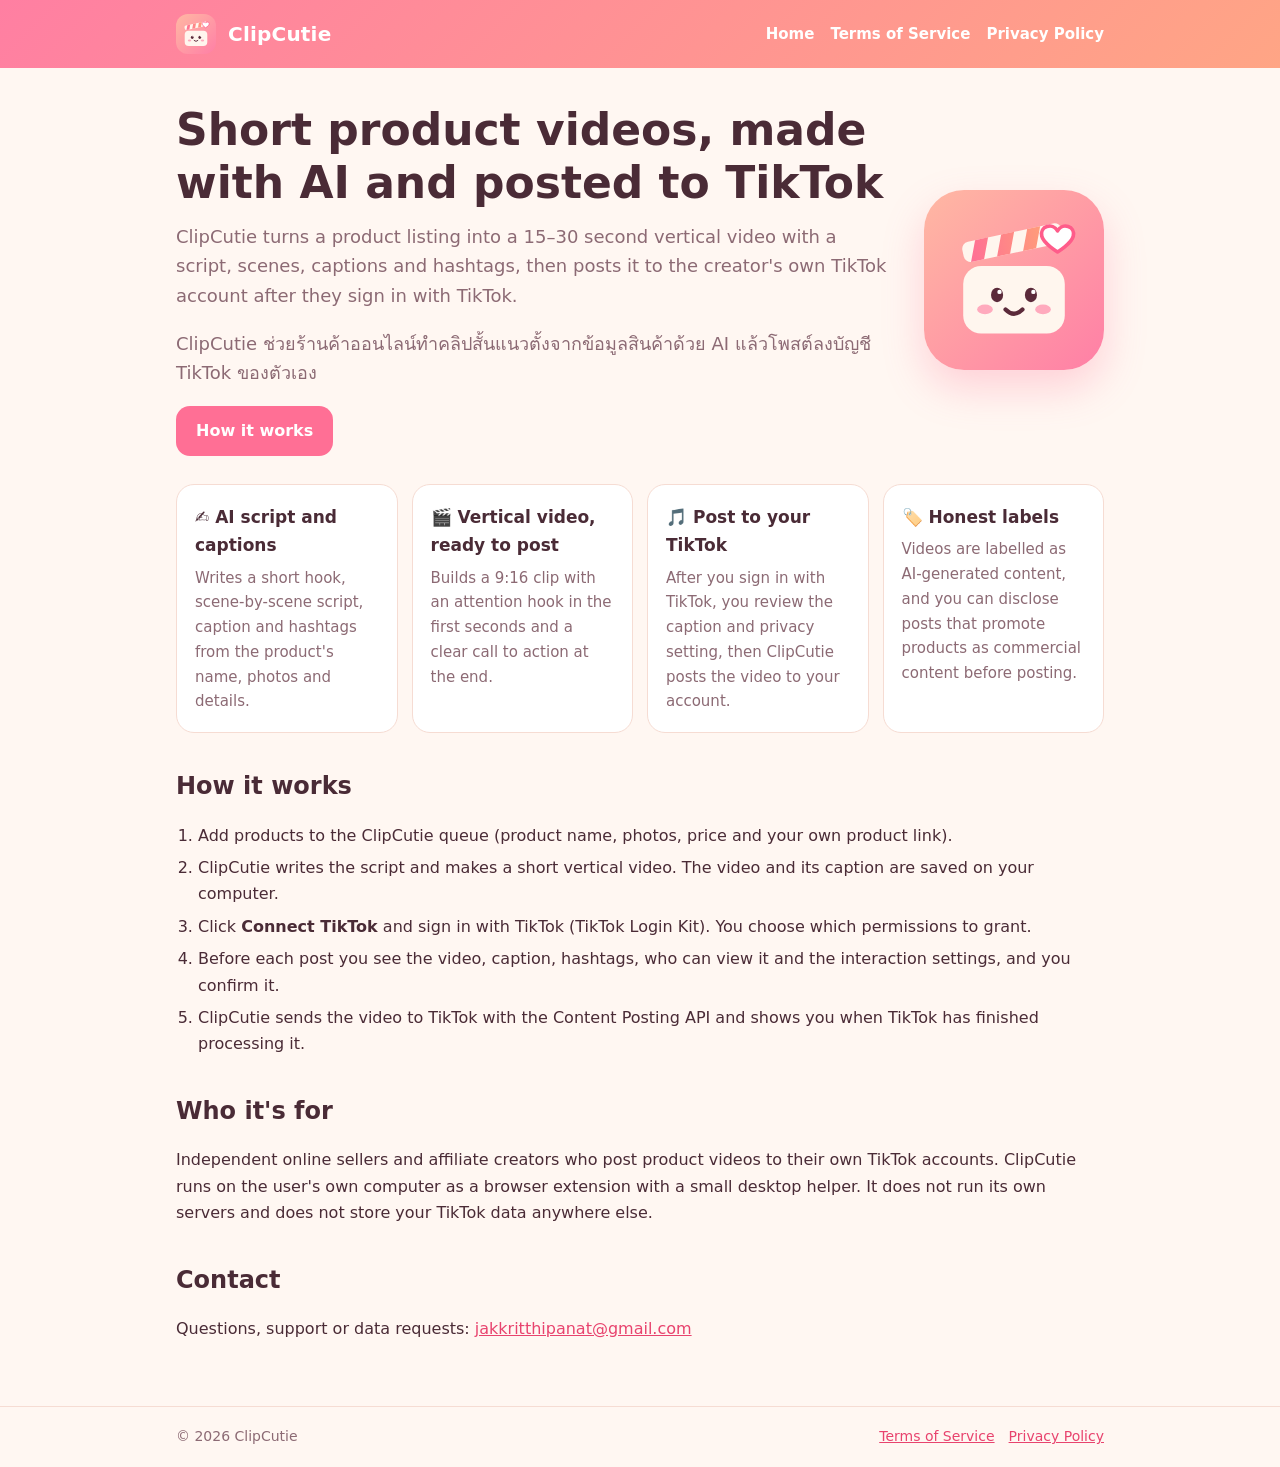
<file: index.html>
<!doctype html>
<html lang="en">
<head>
<meta charset="utf-8">
<meta name="viewport" content="width=device-width, initial-scale=1">
<title>ClipCutie – AI short product videos for TikTok</title>
<meta name="description" content="ClipCutie helps online sellers turn product listings into short vertical videos with AI and post them to their own TikTok account.">
<link rel="icon" href="icon.svg" type="image/svg+xml">
<link rel="stylesheet" href="style.css">
</head>
<body>
<header class="top"><div class="in">
  <img src="icon.svg" alt="ClipCutie logo"><b>ClipCutie</b>
  <nav><a href="./">Home</a><a href="terms.html">Terms of Service</a><a href="privacy.html">Privacy Policy</a></nav>
</div></header>

<main>
  <section class="hero">
    <div>
      <h1>Short product videos, made with AI and posted to TikTok</h1>
      <p>ClipCutie turns a product listing into a 15–30 second vertical video with a script, scenes, captions and hashtags, then posts it to the creator's own TikTok account after they sign in with TikTok.</p>
      <p class="th">ClipCutie ช่วยร้านค้าออนไลน์ทำคลิปสั้นแนวตั้งจากข้อมูลสินค้าด้วย AI แล้วโพสต์ลงบัญชี TikTok ของตัวเอง</p>
      <a class="btn" href="#how">How it works</a>
    </div>
    <img src="icon.svg" alt="">
  </section>

  <div class="grid">
    <div class="card"><h3>✍️ AI script and captions</h3><p>Writes a short hook, scene-by-scene script, caption and hashtags from the product's name, photos and details.</p></div>
    <div class="card"><h3>🎬 Vertical video, ready to post</h3><p>Builds a 9:16 clip with an attention hook in the first seconds and a clear call to action at the end.</p></div>
    <div class="card"><h3>🎵 Post to your TikTok</h3><p>After you sign in with TikTok, you review the caption and privacy setting, then ClipCutie posts the video to your account.</p></div>
    <div class="card"><h3>🏷️ Honest labels</h3><p>Videos are labelled as AI-generated content, and you can disclose posts that promote products as commercial content before posting.</p></div>
  </div>

  <h2 id="how">How it works</h2>
  <ol class="steps">
    <li>Add products to the ClipCutie queue (product name, photos, price and your own product link).</li>
    <li>ClipCutie writes the script and makes a short vertical video. The video and its caption are saved on your computer.</li>
    <li>Click <b>Connect TikTok</b> and sign in with TikTok (TikTok Login Kit). You choose which permissions to grant.</li>
    <li>Before each post you see the video, caption, hashtags, who can view it and the interaction settings, and you confirm it.</li>
    <li>ClipCutie sends the video to TikTok with the Content Posting API and shows you when TikTok has finished processing it.</li>
  </ol>

  <h2>Who it's for</h2>
  <p>Independent online sellers and affiliate creators who post product videos to their own TikTok accounts. ClipCutie runs on the user's own computer as a browser extension with a small desktop helper. It does not run its own servers and does not store your TikTok data anywhere else.</p>

  <h2>Contact</h2>
  <p>Questions, support or data requests: <a href="mailto:jakkritthipanat@gmail.com">jakkritthipanat@gmail.com</a></p>
</main>

<footer><div class="in"><span>© 2026 ClipCutie</span><a href="terms.html">Terms of Service</a><a href="privacy.html">Privacy Policy</a></div></footer>
</body>
</html>
</file>
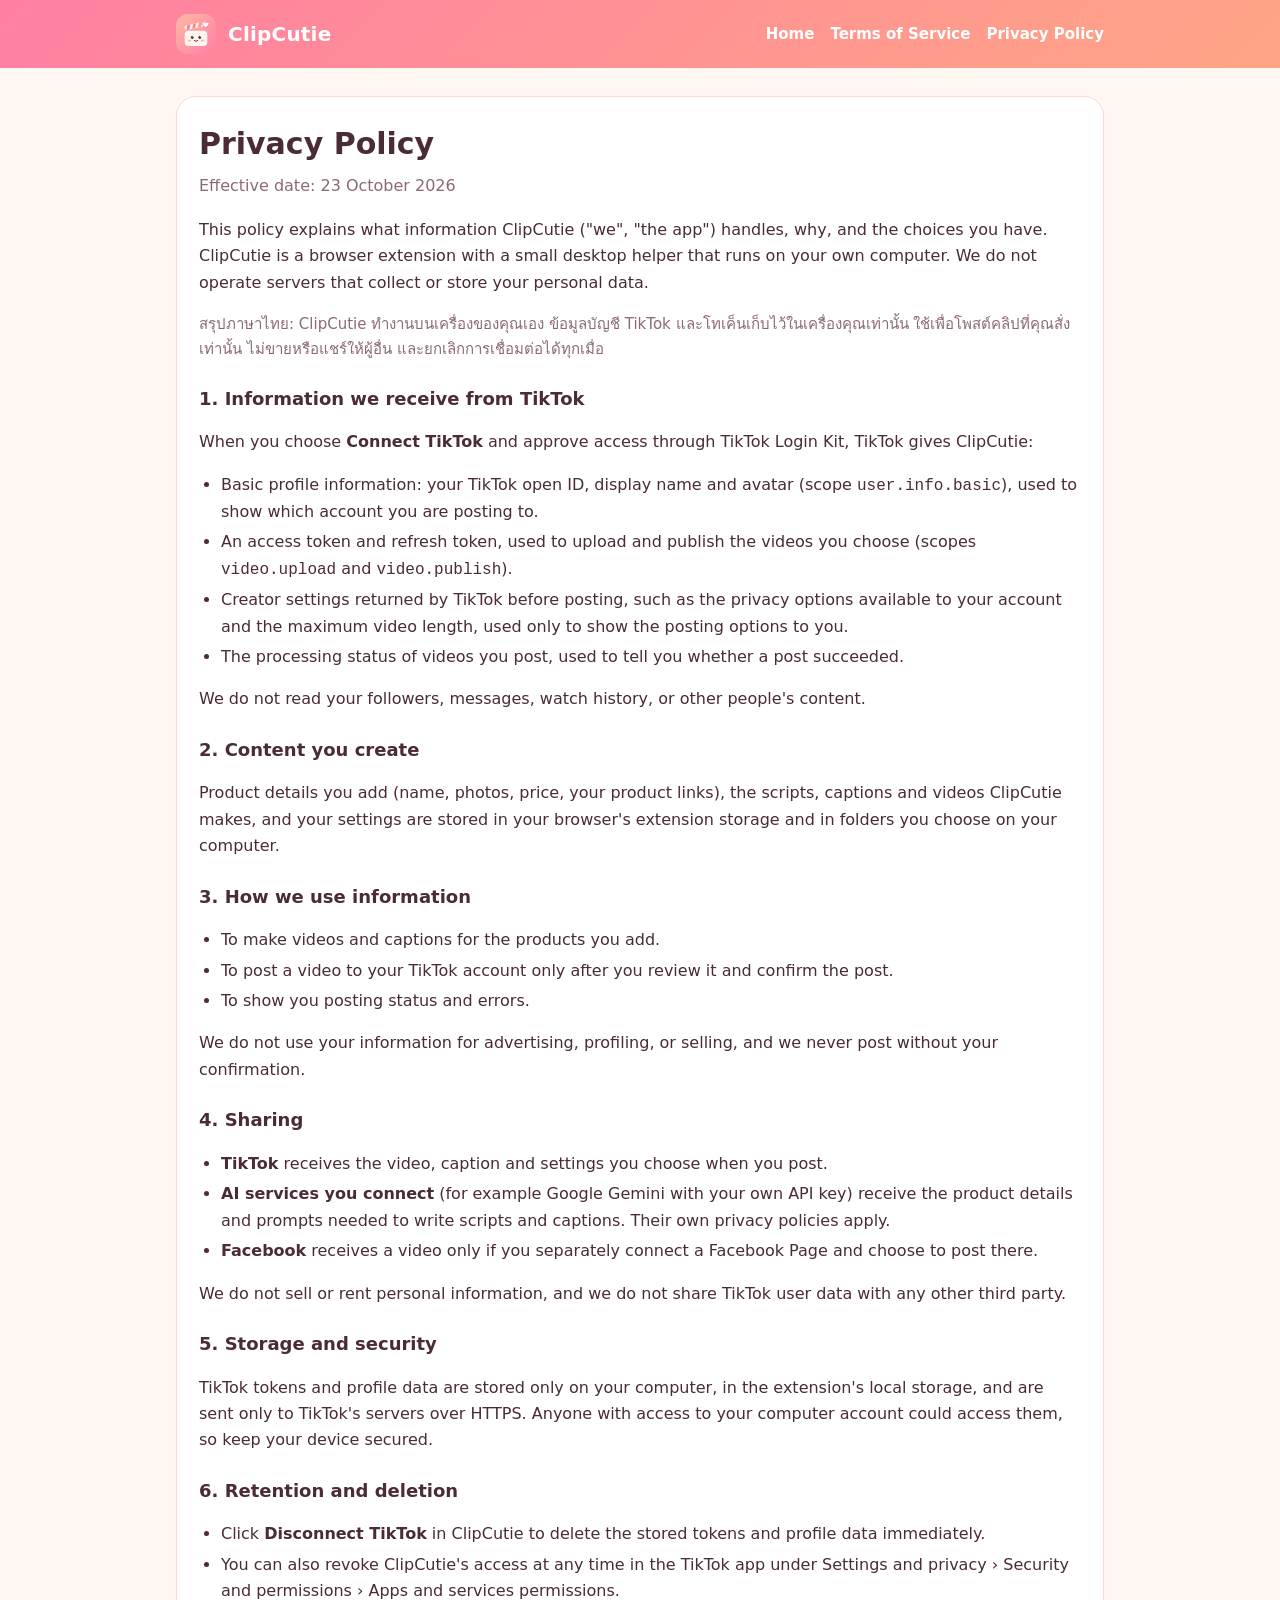
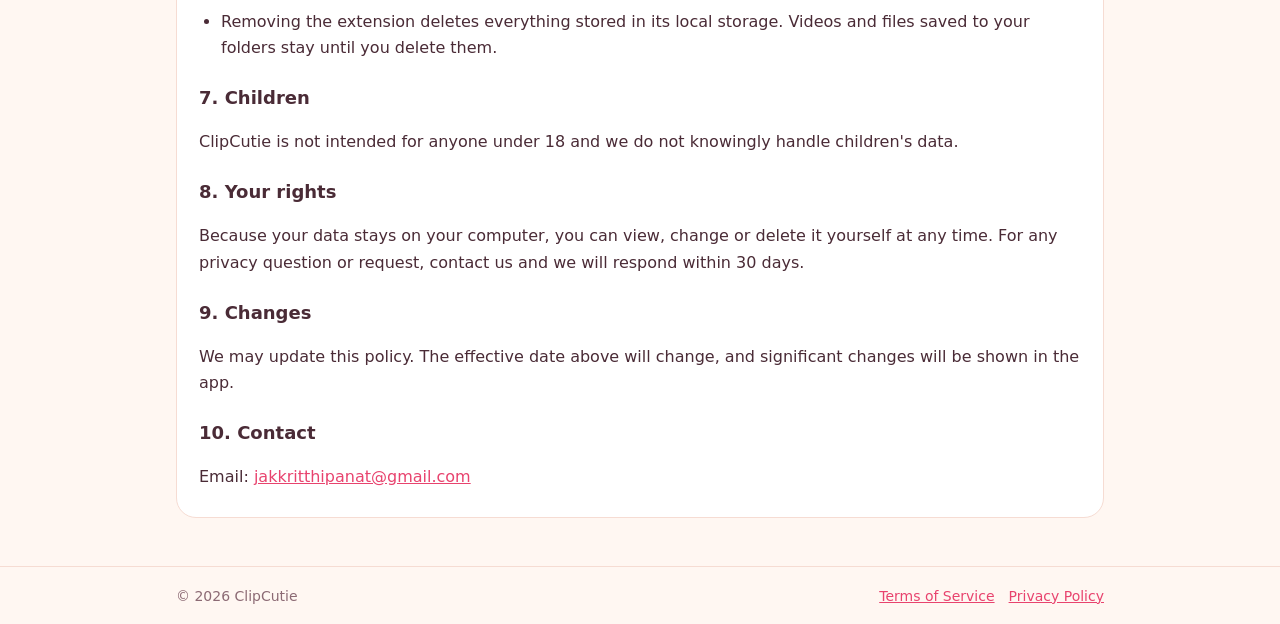
<file: privacy.html>
<!doctype html>
<html lang="en">
<head>
<meta charset="utf-8">
<meta name="viewport" content="width=device-width, initial-scale=1">
<title>Privacy Policy – ClipCutie</title>
<link rel="icon" href="icon.svg" type="image/svg+xml">
<link rel="stylesheet" href="style.css">
</head>
<body>
<header class="top"><div class="in">
  <img src="icon.svg" alt="ClipCutie logo"><b>ClipCutie</b>
  <nav><a href="./">Home</a><a href="terms.html">Terms of Service</a><a href="privacy.html">Privacy Policy</a></nav>
</div></header>

<main><article class="doc">
<h1>Privacy Policy</h1>
<p class="meta">Effective date: 23 October 2026</p>

<p>This policy explains what information ClipCutie ("we", "the app") handles, why, and the choices you have. ClipCutie is a browser extension with a small desktop helper that runs on your own computer. We do not operate servers that collect or store your personal data.</p>
<p class="th">สรุปภาษาไทย: ClipCutie ทำงานบนเครื่องของคุณเอง ข้อมูลบัญชี TikTok และโทเค็นเก็บไว้ในเครื่องคุณเท่านั้น ใช้เพื่อโพสต์คลิปที่คุณสั่งเท่านั้น ไม่ขายหรือแชร์ให้ผู้อื่น และยกเลิกการเชื่อมต่อได้ทุกเมื่อ</p>

<h3>1. Information we receive from TikTok</h3>
<p>When you choose <b>Connect TikTok</b> and approve access through TikTok Login Kit, TikTok gives ClipCutie:</p>
<ul>
  <li>Basic profile information: your TikTok open ID, display name and avatar (scope <code>user.info.basic</code>), used to show which account you are posting to.</li>
  <li>An access token and refresh token, used to upload and publish the videos you choose (scopes <code>video.upload</code> and <code>video.publish</code>).</li>
  <li>Creator settings returned by TikTok before posting, such as the privacy options available to your account and the maximum video length, used only to show the posting options to you.</li>
  <li>The processing status of videos you post, used to tell you whether a post succeeded.</li>
</ul>
<p>We do not read your followers, messages, watch history, or other people's content.</p>

<h3>2. Content you create</h3>
<p>Product details you add (name, photos, price, your product links), the scripts, captions and videos ClipCutie makes, and your settings are stored in your browser's extension storage and in folders you choose on your computer.</p>

<h3>3. How we use information</h3>
<ul>
  <li>To make videos and captions for the products you add.</li>
  <li>To post a video to your TikTok account only after you review it and confirm the post.</li>
  <li>To show you posting status and errors.</li>
</ul>
<p>We do not use your information for advertising, profiling, or selling, and we never post without your confirmation.</p>

<h3>4. Sharing</h3>
<ul>
  <li><b>TikTok</b> receives the video, caption and settings you choose when you post.</li>
  <li><b>AI services you connect</b> (for example Google Gemini with your own API key) receive the product details and prompts needed to write scripts and captions. Their own privacy policies apply.</li>
  <li><b>Facebook</b> receives a video only if you separately connect a Facebook Page and choose to post there.</li>
</ul>
<p>We do not sell or rent personal information, and we do not share TikTok user data with any other third party.</p>

<h3>5. Storage and security</h3>
<p>TikTok tokens and profile data are stored only on your computer, in the extension's local storage, and are sent only to TikTok's servers over HTTPS. Anyone with access to your computer account could access them, so keep your device secured.</p>

<h3>6. Retention and deletion</h3>
<ul>
  <li>Click <b>Disconnect TikTok</b> in ClipCutie to delete the stored tokens and profile data immediately.</li>
  <li>You can also revoke ClipCutie's access at any time in the TikTok app under Settings and privacy › Security and permissions › Apps and services permissions.</li>
  <li>Removing the extension deletes everything stored in its local storage. Videos and files saved to your folders stay until you delete them.</li>
</ul>

<h3>7. Children</h3>
<p>ClipCutie is not intended for anyone under 18 and we do not knowingly handle children's data.</p>

<h3>8. Your rights</h3>
<p>Because your data stays on your computer, you can view, change or delete it yourself at any time. For any privacy question or request, contact us and we will respond within 30 days.</p>

<h3>9. Changes</h3>
<p>We may update this policy. The effective date above will change, and significant changes will be shown in the app.</p>

<h3>10. Contact</h3>
<p>Email: <a href="mailto:jakkritthipanat@gmail.com">jakkritthipanat@gmail.com</a></p>
</article></main>

<footer><div class="in"><span>© 2026 ClipCutie</span><a href="terms.html">Terms of Service</a><a href="privacy.html">Privacy Policy</a></div></footer>
</body>
</html>
</file>
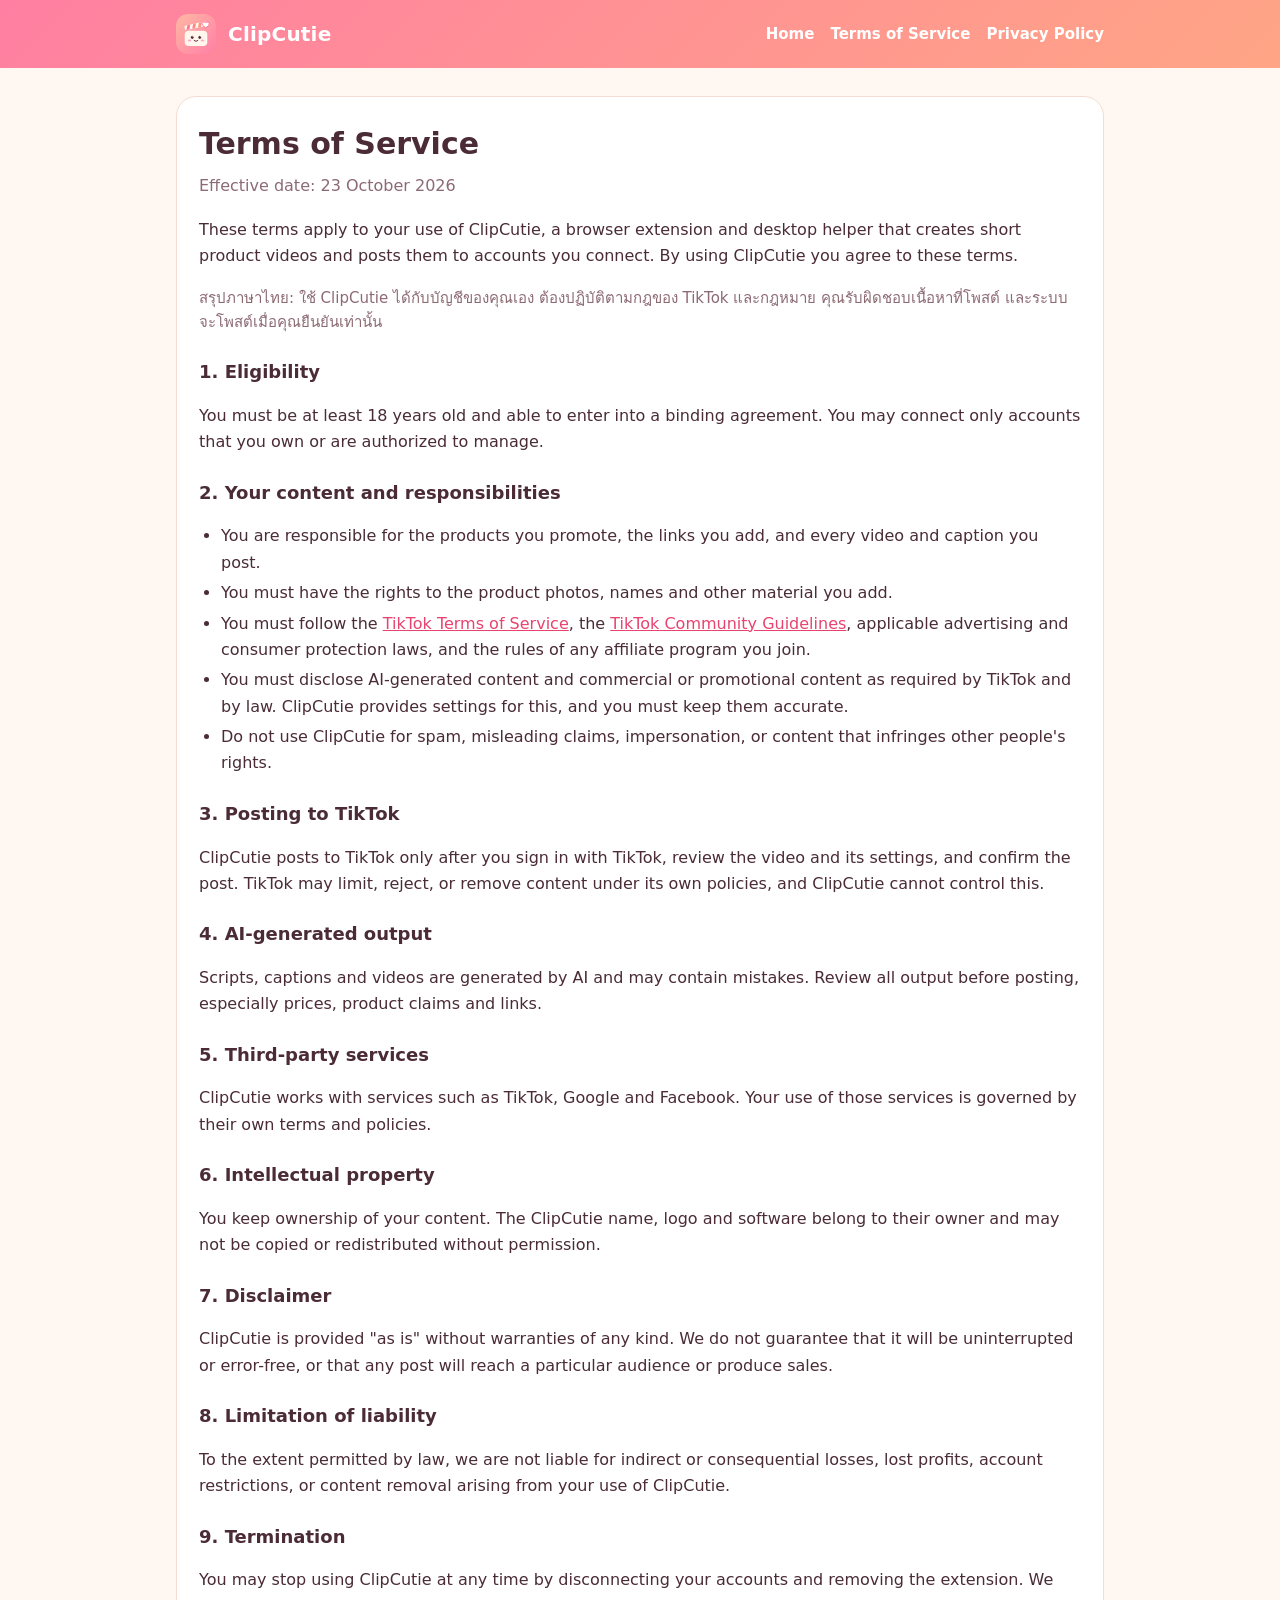
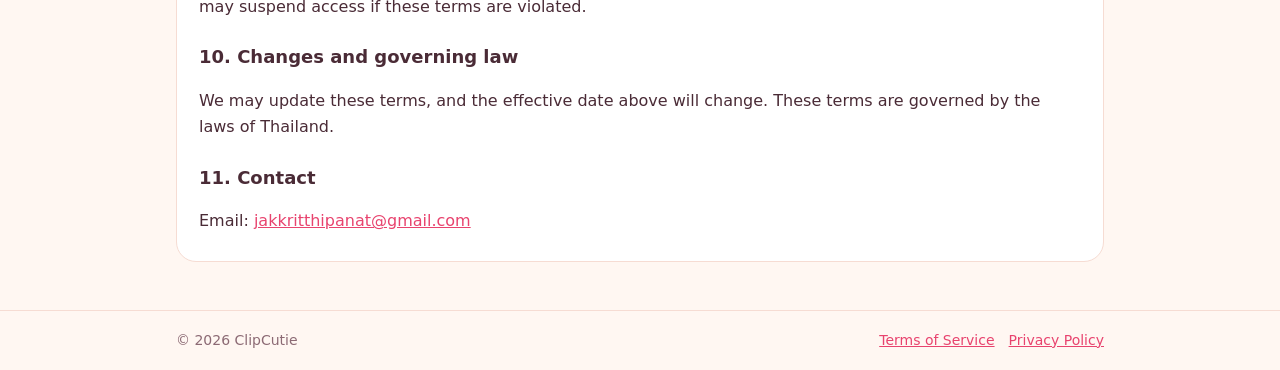
<file: terms.html>
<!doctype html>
<html lang="en">
<head>
<meta charset="utf-8">
<meta name="viewport" content="width=device-width, initial-scale=1">
<title>Terms of Service – ClipCutie</title>
<link rel="icon" href="icon.svg" type="image/svg+xml">
<link rel="stylesheet" href="style.css">
</head>
<body>
<header class="top"><div class="in">
  <img src="icon.svg" alt="ClipCutie logo"><b>ClipCutie</b>
  <nav><a href="./">Home</a><a href="terms.html">Terms of Service</a><a href="privacy.html">Privacy Policy</a></nav>
</div></header>

<main><article class="doc">
<h1>Terms of Service</h1>
<p class="meta">Effective date: 23 October 2026</p>

<p>These terms apply to your use of ClipCutie, a browser extension and desktop helper that creates short product videos and posts them to accounts you connect. By using ClipCutie you agree to these terms.</p>
<p class="th">สรุปภาษาไทย: ใช้ ClipCutie ได้กับบัญชีของคุณเอง ต้องปฏิบัติตามกฎของ TikTok และกฎหมาย คุณรับผิดชอบเนื้อหาที่โพสต์ และระบบจะโพสต์เมื่อคุณยืนยันเท่านั้น</p>

<h3>1. Eligibility</h3>
<p>You must be at least 18 years old and able to enter into a binding agreement. You may connect only accounts that you own or are authorized to manage.</p>

<h3>2. Your content and responsibilities</h3>
<ul>
  <li>You are responsible for the products you promote, the links you add, and every video and caption you post.</li>
  <li>You must have the rights to the product photos, names and other material you add.</li>
  <li>You must follow the <a href="https://www.tiktok.com/legal/terms-of-service" target="_blank" rel="noopener">TikTok Terms of Service</a>, the <a href="https://www.tiktok.com/community-guidelines" target="_blank" rel="noopener">TikTok Community Guidelines</a>, applicable advertising and consumer protection laws, and the rules of any affiliate program you join.</li>
  <li>You must disclose AI-generated content and commercial or promotional content as required by TikTok and by law. ClipCutie provides settings for this, and you must keep them accurate.</li>
  <li>Do not use ClipCutie for spam, misleading claims, impersonation, or content that infringes other people's rights.</li>
</ul>

<h3>3. Posting to TikTok</h3>
<p>ClipCutie posts to TikTok only after you sign in with TikTok, review the video and its settings, and confirm the post. TikTok may limit, reject, or remove content under its own policies, and ClipCutie cannot control this.</p>

<h3>4. AI-generated output</h3>
<p>Scripts, captions and videos are generated by AI and may contain mistakes. Review all output before posting, especially prices, product claims and links.</p>

<h3>5. Third-party services</h3>
<p>ClipCutie works with services such as TikTok, Google and Facebook. Your use of those services is governed by their own terms and policies.</p>

<h3>6. Intellectual property</h3>
<p>You keep ownership of your content. The ClipCutie name, logo and software belong to their owner and may not be copied or redistributed without permission.</p>

<h3>7. Disclaimer</h3>
<p>ClipCutie is provided "as is" without warranties of any kind. We do not guarantee that it will be uninterrupted or error-free, or that any post will reach a particular audience or produce sales.</p>

<h3>8. Limitation of liability</h3>
<p>To the extent permitted by law, we are not liable for indirect or consequential losses, lost profits, account restrictions, or content removal arising from your use of ClipCutie.</p>

<h3>9. Termination</h3>
<p>You may stop using ClipCutie at any time by disconnecting your accounts and removing the extension. We may suspend access if these terms are violated.</p>

<h3>10. Changes and governing law</h3>
<p>We may update these terms, and the effective date above will change. These terms are governed by the laws of Thailand.</p>

<h3>11. Contact</h3>
<p>Email: <a href="mailto:jakkritthipanat@gmail.com">jakkritthipanat@gmail.com</a></p>
</article></main>

<footer><div class="in"><span>© 2026 ClipCutie</span><a href="terms.html">Terms of Service</a><a href="privacy.html">Privacy Policy</a></div></footer>
</body>
</html>
</file>
<file: style.css>
:root{--bg:#FFF7F2;--card:#FFFFFF;--line:#F6DCD3;--txt:#4A2B36;--mut:#8C6A74;--pink:#FF6F95;--peach:#FF9C7A;--deep:#E8436E}
@media (prefers-color-scheme:dark){:root{--bg:#1d1418;--card:#2a1d22;--line:#3d2a31;--txt:#f6e9ee;--mut:#c9a9b4;--deep:#ff8fb0}}
*{box-sizing:border-box}
html{-webkit-text-size-adjust:100%}
body{margin:0;background:var(--bg);color:var(--txt);font:16px/1.65 "Prompt","Leelawadee UI","Noto Sans Thai",system-ui,-apple-system,"Segoe UI",sans-serif}
a{color:var(--deep)}
.top{background:linear-gradient(135deg,#FF7FA2,#FFA585);color:#fff}
.top .in{max-width:960px;margin:0 auto;padding:14px 16px;display:flex;align-items:center;gap:12px;flex-wrap:wrap}
.top img{width:40px;height:40px;border-radius:12px}
.top b{font-size:20px;letter-spacing:.2px}
.top nav{margin-left:auto;display:flex;gap:16px;flex-wrap:wrap}
.top nav a{color:#fff;text-decoration:none;font-weight:600;font-size:15px}
.top nav a:hover{text-decoration:underline}
main{max-width:960px;margin:0 auto;padding:28px 16px 48px}
.hero{display:grid;grid-template-columns:1fr auto;gap:28px;align-items:center;margin:8px 0 28px}
.hero h1{font-size:clamp(28px,5vw,44px);line-height:1.2;margin:0 0 12px}
.hero p{font-size:18px;color:var(--mut);margin:0 0 18px}
.hero img{width:180px;height:180px;border-radius:40px;box-shadow:0 18px 40px rgba(255,111,149,.28)}
.btn{display:inline-block;background:var(--pink);color:#fff;text-decoration:none;font-weight:700;padding:12px 20px;border-radius:14px}
.grid{display:grid;grid-template-columns:repeat(auto-fit,minmax(200px,1fr));gap:14px;margin:18px 0 30px}
.card{background:var(--card);border:1px solid var(--line);border-radius:18px;padding:18px}
.card h3{margin:0 0 6px;font-size:17px}
.card p{margin:0;color:var(--mut);font-size:15px}
h2{font-size:24px;margin:34px 0 10px}
h3{font-size:18px;margin:22px 0 6px}
ol.steps{padding-left:22px}
ol.steps li{margin:6px 0}
.doc{background:var(--card);border:1px solid var(--line);border-radius:20px;padding:22px 22px 10px}
.doc h1{font-size:30px;margin:0 0 4px}
.doc .meta{color:var(--mut);margin:0 0 18px}
.doc ul{padding-left:22px}
.doc li{margin:4px 0}
.th{color:var(--mut);font-size:15px}
.note{background:#FFF0F4;border:1px solid var(--line);border-radius:14px;padding:12px 14px}
@media (prefers-color-scheme:dark){.note{background:#33222a}}
footer{border-top:1px solid var(--line);color:var(--mut);font-size:14px}
footer .in{max-width:960px;margin:0 auto;padding:18px 16px;display:flex;gap:14px;flex-wrap:wrap}
footer .in span{margin-right:auto}
@media (max-width:640px){.hero{grid-template-columns:1fr}.hero img{width:120px;height:120px;border-radius:28px;order:-1}.top nav{margin-left:0;width:100%}}
</file>
